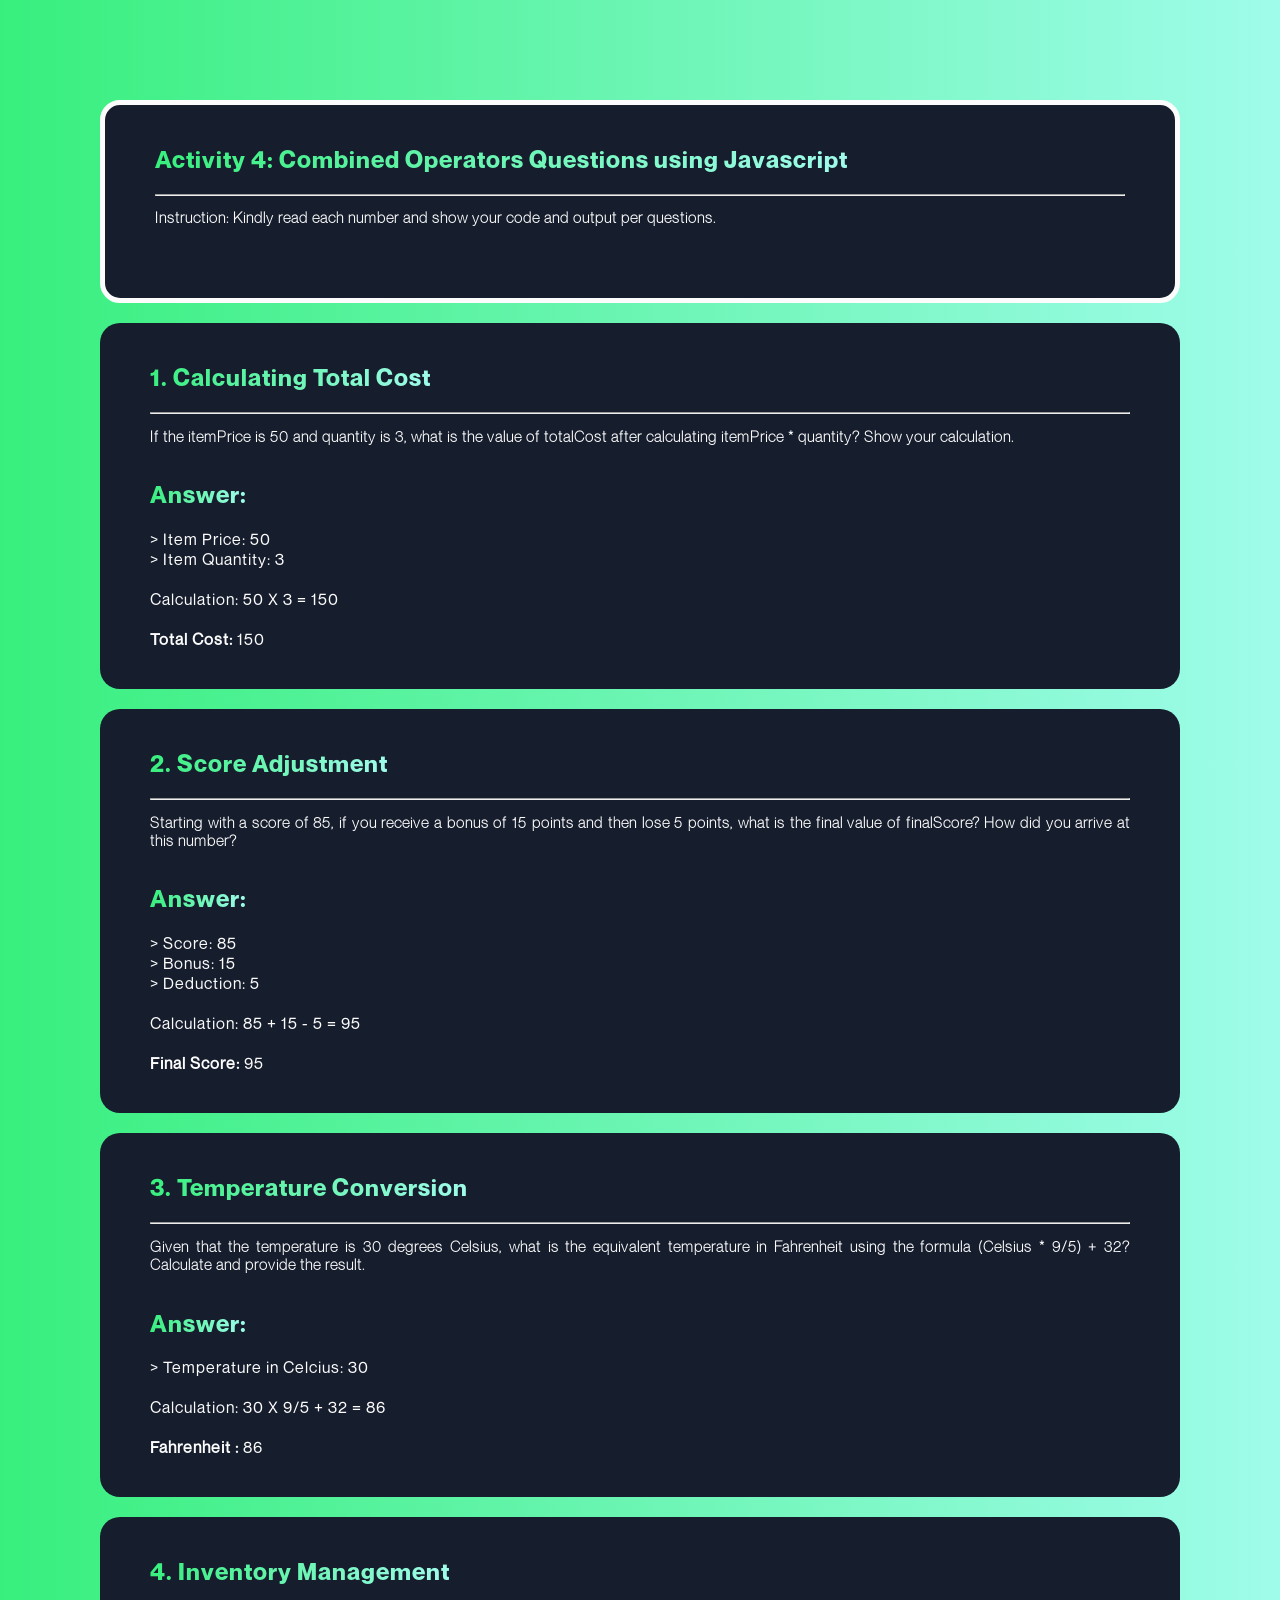
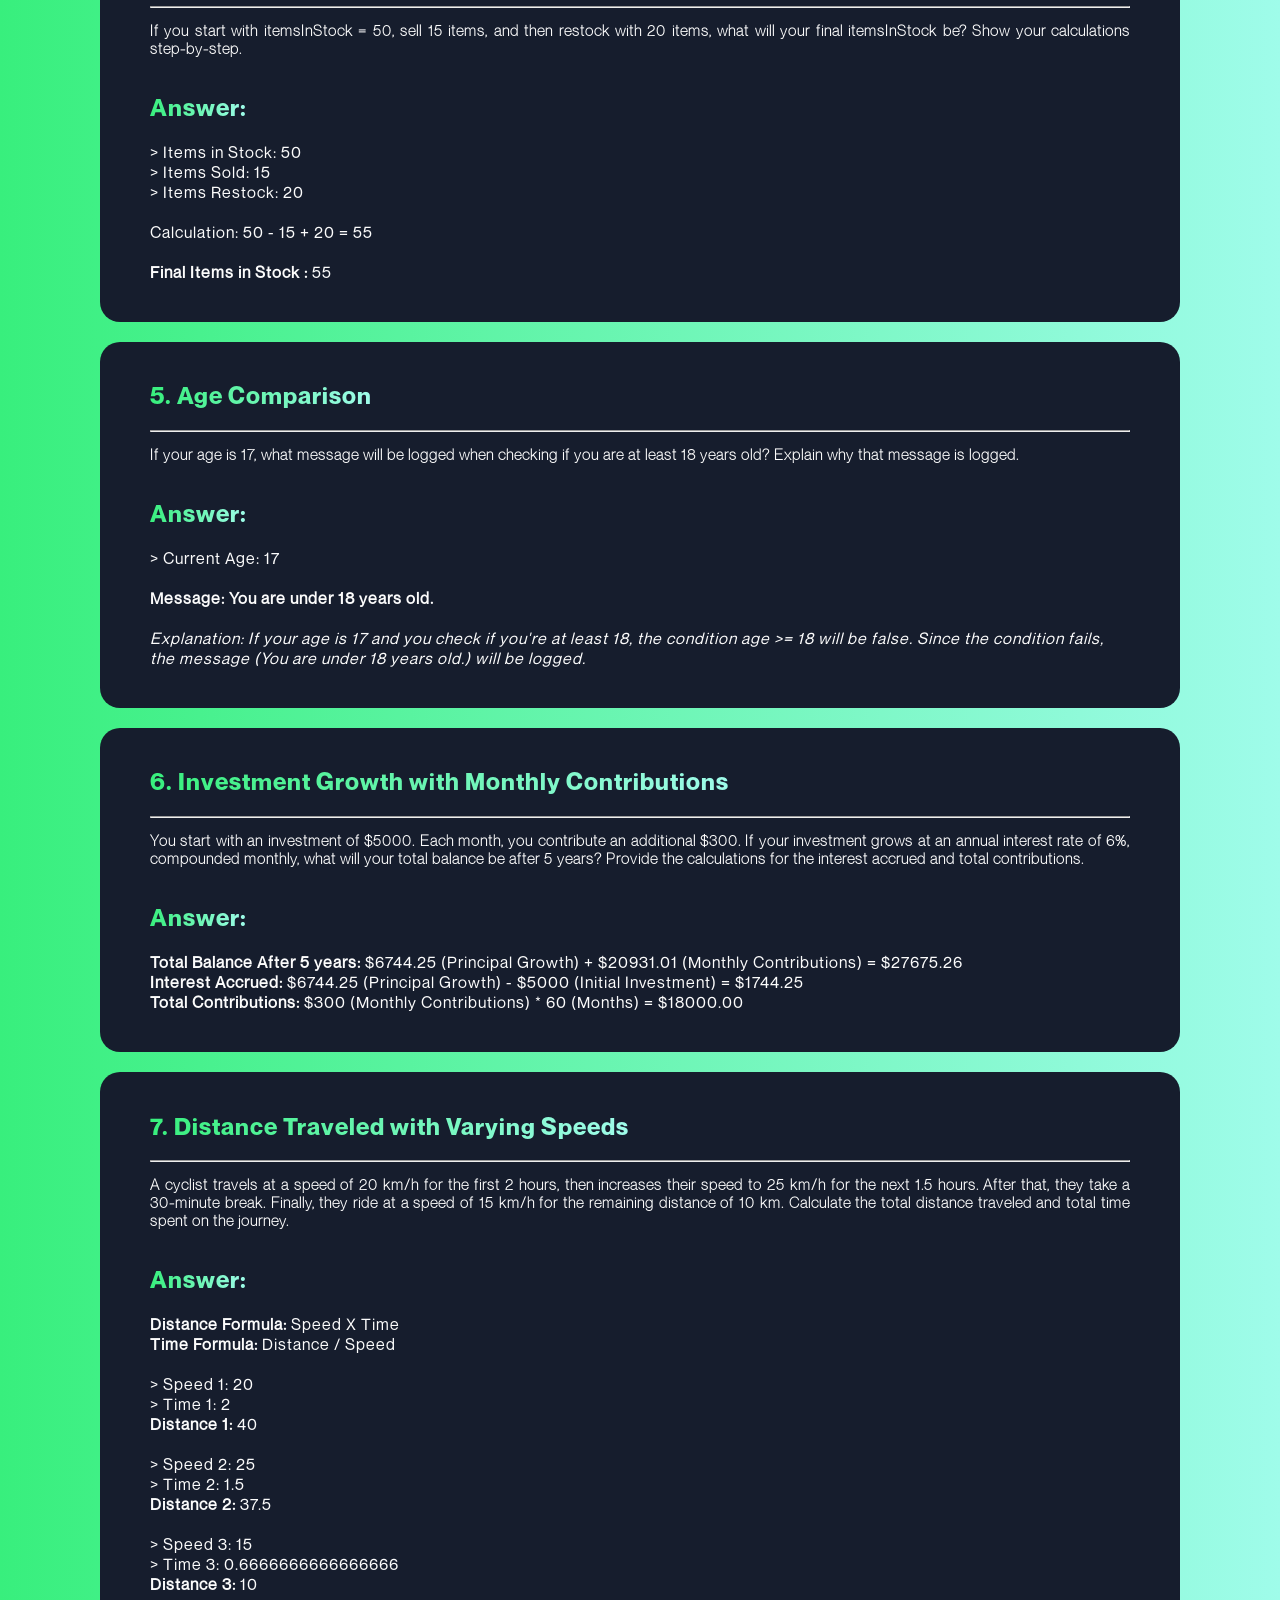
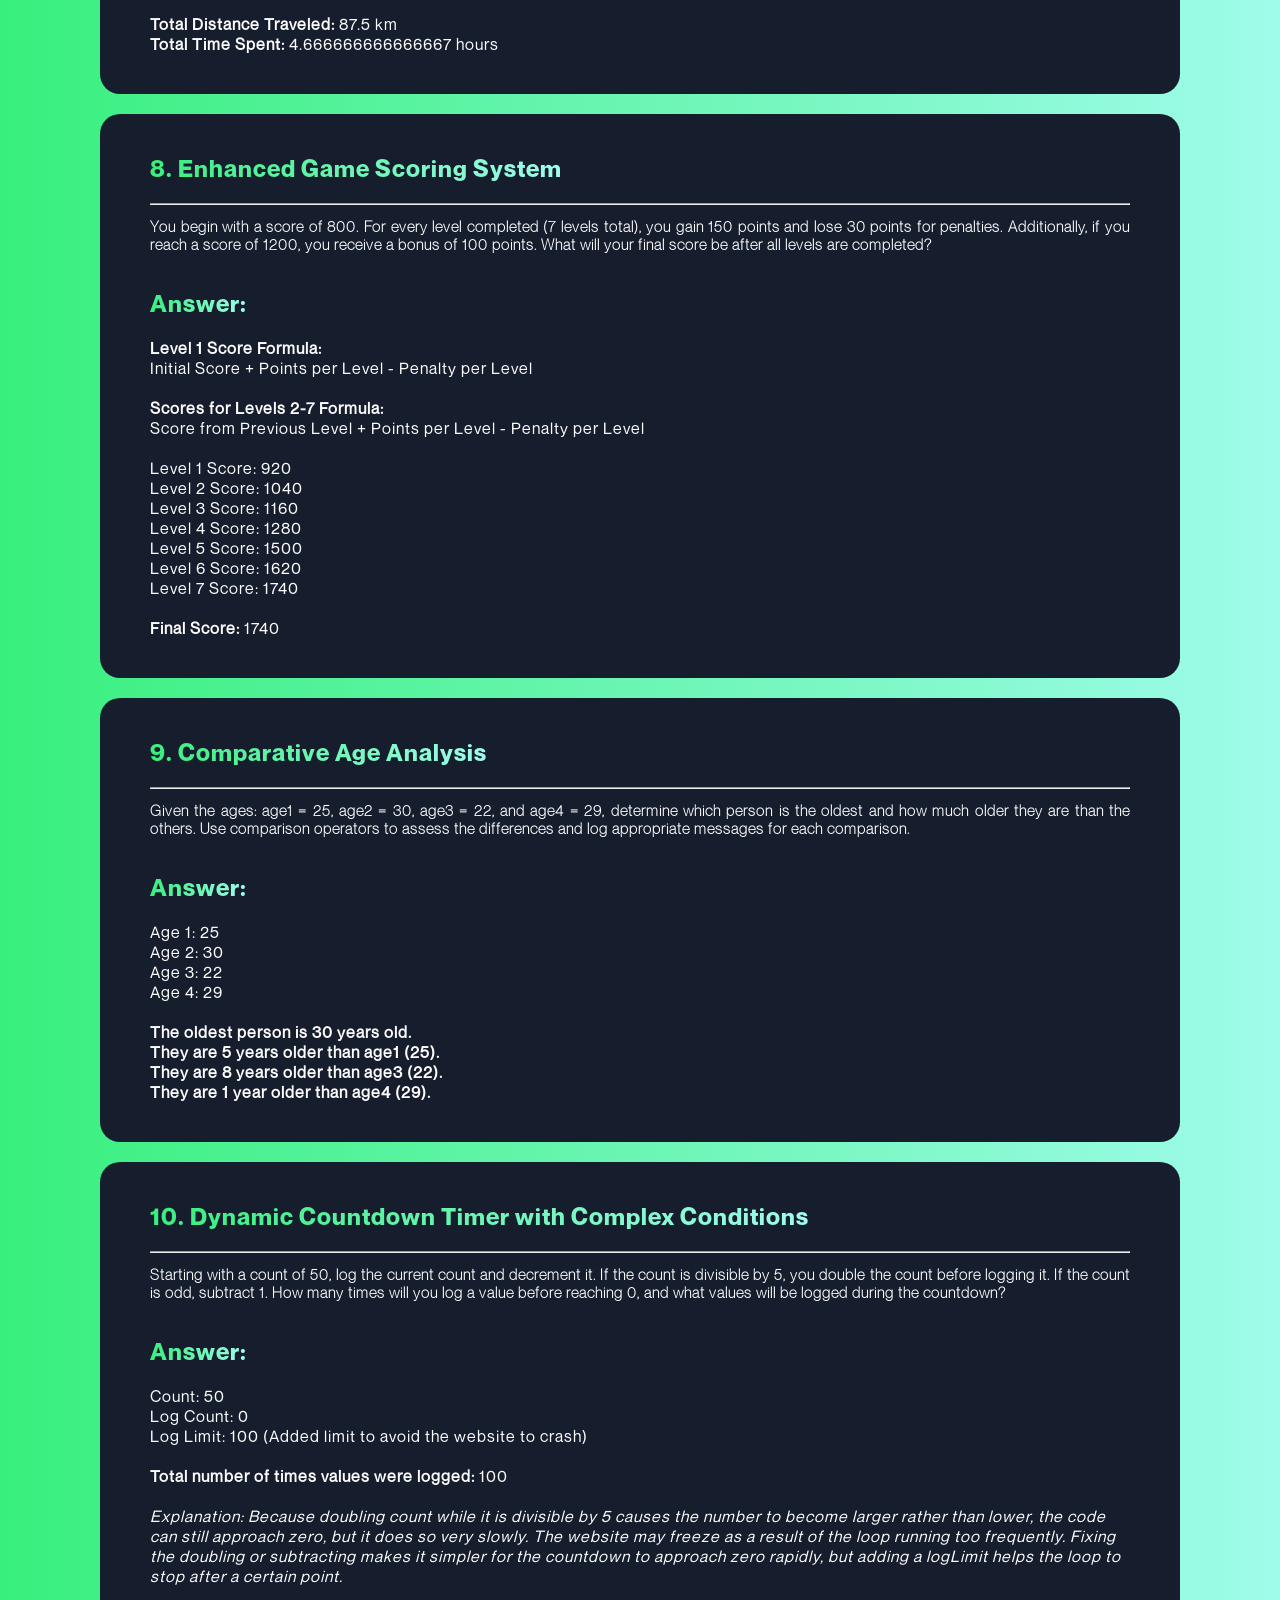
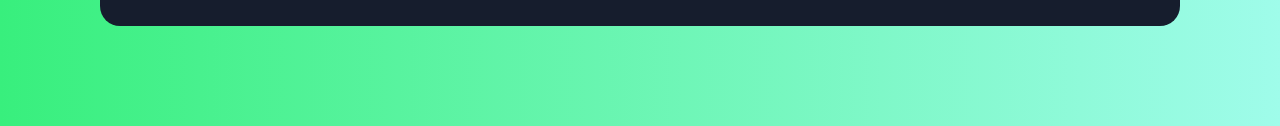
<file: index.html>
<!DOCTYPE html>
<html lang="en">
  <head>
    <meta charset="UTF-8">
    <meta name="viewport" content="width=device-width, initial-scale=1.0">
    <title>Activity 4</title>
    <link rel="stylesheet" href="activity4.css">
  </head>
  <body>

    <section class="banner">
      <h1>
        Activity 4: Combined Operators Questions using Javascript
      </h1>
      <hr>
      <h2>
        Instruction: Kindly read each number and show your code and output per questions.
      </h2>
      <p>
        <br>
      </p>
    </section>

    <!-- Question 1 -->  
    <section class="question">
      <h1>
        1. Calculating Total Cost
      </h1>
      <hr>
      <h2>
        If the itemPrice is 50 and quantity is 3, what is the value of totalCost after calculating itemPrice * quantity? Show your calculation.
      </h2>
      <p>
        <br>
      </p>
      <h1>
        Answer:
      </h1>
      <script>
        var itemPrice = 50;
        var quantity = 3;
        var totalCost = itemPrice * quantity;
        document.write("> Item Price: " + itemPrice + "<br>");
        document.write("> Item Quantity: " + quantity + "<br><br>");
        document.write("Calculation: " + itemPrice + ' X ' + quantity + ' = ' + totalCost + "<br><br>");
        document.write("<b> Total Cost: </b>"+ totalCost);
      </script>
    </section>

    <!-- Question 2 -->  
    <section class="question">
      <h1>
        2. Score Adjustment
      </h1>
      <hr>
      <h2>
        Starting with a score of 85, if you receive a bonus of 15 points and then lose 5 points,
        what is the final value of finalScore? How did you arrive at this number?      
      </h2>
      <p>
        <br>
      </p>
      <h1>
        Answer:
      </h1>
      <script>
        var score = 85;
        var bonus = 15;
        var deduction = 5;
        var finalScore = (score + bonus) - deduction;
        document.write("> Score: " + score + "<br>");
        document.write("> Bonus: " + bonus + "<br>");
        document.write("> Deduction: " + deduction + "<br><br>");
        document.write("Calculation: " + score + ' + ' + bonus + ' - ' + deduction + ' = ' + finalScore + "<br><br>");
        document.write("<b> Final Score: </b>"+ finalScore);
      </script>
    </section>
    
    <!-- Question 3 -->  
    <section class="question">
      <h1>
        3. Temperature Conversion
      </h1>
      <hr>
      <h2>
        Given that the temperature is 30 degrees Celsius, what is the equivalent temperature in
        Fahrenheit using the formula (Celsius * 9/5) + 32? Calculate and provide the result.
      </h2>
      <p>
        <br>
      </p>
      <h1>
        Answer:
      </h1>
      <script>
        var celcius = 30;
        var fahrenheit = (celcius * 9/5) + 32;
        document.write("> Temperature in Celcius: " + celcius + "<br><br>");
        document.write("Calculation: " + celcius + " X 9/5 + 32" + ' = ' + fahrenheit + "<br><br>");
        document.write("<b> Fahrenheit : </b>"+ fahrenheit);
      </script>
    </section>

    <!-- Question 4 -->  
    <section class="question">
      <h1>
        4. Inventory Management
      </h1>
      <hr>
      <h2>
        If you start with itemsInStock = 50, sell 15 items, and then restock with 20 items, what
        will your final itemsInStock be? Show your calculations step-by-step.      
      </h2>
      <p>
        <br>
      </p>
      <h1>
        Answer:
      </h1>
      <script>
        var itemsInStock = 50;
        var sold = 15;
        var restock = 20;
        var finalItemsInStock = (itemsInStock - sold) + restock;
        document.write("> Items in Stock: " + itemsInStock + "<br>");
        document.write("> Items Sold: " + sold + "<br>");
        document.write("> Items Restock: " + restock + "<br><br>");
        document.write("Calculation: " + itemsInStock + ' - ' + sold + ' + ' + restock + ' = ' + finalItemsInStock + "<br><br>");
        document.write("<b> Final Items in Stock : </b>"+ finalItemsInStock);
      </script>
    </section>

    <!-- Question 5 -->  
    <section class="question">
      <h1>
        5. Age Comparison
      </h1>
      <hr>
      <h2>
        If your age is 17, what message will be logged when checking if you are at least 18 years
        old? Explain why that message is logged.
      </h2>
      <p>
        <br>
      </p>
      <h1>
        Answer:
      </h1>
      <script>
        var age = 17;
        document.write("> Current Age: " + age + "<br><br>");
        if (age >= 18) {
          document.write("Message: You are at least 18 years old.");
        } else {
          document.write("<b> Message: You are under 18 years old.</b>" + "<br><br>");
        }
        document.write("<i> Explanation: If your age is 17 and you check if you're at least 18, the condition age >= 18 will be false. Since the condition fails, the message (You are under 18 years old.) will be logged. </i>");
      </script>
    </section>

    <!-- Question 6 -->  
    <section class="question">
      <h1>
        6. Investment Growth with Monthly Contributions
      </h1>
      <hr>
      <h2>
        You start with an investment of $5000. Each month, you contribute an additional $300.
        If your investment grows at an annual interest rate of 6%, compounded monthly, what
        will your total balance be after 5 years? Provide the calculations for the interest accrued
        and total contributions.
      </h2>
      <p>
        <br>
      </p>
      <h1>
        Answer:
      </h1>
      <script>
        let principal = 5000;  
        let monthlyContribution = 300;  
        let interestRate = 0.06;  
        let months = 12 * 5;  
        let futureValuePrincipal = principal * Math.pow(1 + interestRate / 12, months);
        let futureValueContributions = monthlyContribution * ((Math.pow(1 + interestRate / 12, months) - 1) / (interestRate / 12));
        let totalFutureValue = futureValuePrincipal + futureValueContributions;
        let interestAccrued = futureValuePrincipal - principal;
        let totalContributions = monthlyContribution * months;
        document.write(`<b> Total Balance After 5 years: </b>$${futureValuePrincipal.toFixed(2)} (Principal Growth) + $${futureValueContributions.toFixed(2)} (Monthly Contributions) = $${totalFutureValue.toFixed(2)}<br>`);
        document.write(`<b> Interest Accrued: </b>$${futureValuePrincipal.toFixed(2)} (Principal Growth) - $${principal} (Initial Investment) = $${interestAccrued.toFixed(2)}<br>`);
        document.write(`<b> Total Contributions: </b>$${monthlyContribution} (Monthly Contributions) * ${months} (Months) = $${totalContributions.toFixed(2)}<br>`);
      </script>
    </section>

    <!-- Question 7 -->  
    <section class="question">
      <h1>
        7. Distance Traveled with Varying Speeds
      </h1>
      <hr>
      <h2>
        A cyclist travels at a speed of 20 km/h for the first 2 hours, then increases their speed to
        25 km/h for the next 1.5 hours. After that, they take a 30-minute break. Finally, they
        ride at a speed of 15 km/h for the remaining distance of 10 km. Calculate the total
        distance traveled and total time spent on the journey.
      </h2>
      <p>
        <br>
      </p>
      <h1>
        Answer:
      </h1>
      <script>
        var speed_1 = 20;
        var time_1 = 2;
        var distance_1 = speed_1 * time_1;
        var speed_2 = 25;
        var time_2 = 1.5;
        var distance_2 = speed_2 * time_2;
        var breakTime = 30 / 60;
        var speed_3 = 15;
        var distance_3 = 10;
        var time_3 = distance_3 / speed_3;
        var total_distance = distance_1 + distance_2 + distance_3;
        var total_time = time_1 + time_2 + breakTime + time_3;

        document.write("<b> Distance Formula: </b> Speed X Time <br>");
        document.write("<b> Time Formula: </b> Distance / Speed <br><br>");
        document.write("> Speed 1: " + speed_1 + "<br>");
        document.write("> Time 1: " + time_1 + "<br>");
        document.write("<b> Distance 1: </b>" + distance_1 + "<br><br>");
        document.write("> Speed 2: " + speed_2 + "<br>");
        document.write("> Time 2: " + time_2 + "<br>");
        document.write("<b> Distance 2: </b>" + distance_2 + "<br><br>");
        document.write("> Speed 3: " + speed_3 + "<br>");
        document.write("> Time 3: " + time_3 + "<br>");
        document.write("<b> Distance 3: </b>" + distance_3 + "<br><br>");
        document.write("<b> Total Distance Traveled: </b>" + total_distance + " km" + "<br>");
        document.write("<b> Total Time Spent: </b>" + total_time + " hours" + "<br>");
      </script>
    </section>

    <!-- Question 8 -->  
    <section class="question">
      <h1>
        8. Enhanced Game Scoring System
      </h1>
      <hr>
      <h2>
        You begin with a score of 800. For every level completed (7 levels total), you gain 150
        points and lose 30 points for penalties. Additionally, if you reach a score of 1200, you
        receive a bonus of 100 points. What will your final score be after all levels are
        completed?
      </h2>
      <p>
        <br>
      </p>
      <h1>
        Answer:
      </h1>
      <script>
        var initialScore = 800;
        var totalLevels = 7;
        var pointsPerLevel = 150;
        var penaltyPerLevel = 30;
        var bonusScore = 100;
        var finalScore = initialScore; 
        document.write("<b> Level 1 Score Formula: </b><br> Initial Score + Points per Level - Penalty per Level <br><br>")
        document.write("<b> Scores for Levels 2-7 Formula: </b><br> Score from Previous Level + Points per Level - Penalty per Level <br><br>")
        for (var i = 1; i <= totalLevels; i++) {
            finalScore = (finalScore + pointsPerLevel) - penaltyPerLevel;
            document.write("Level " + i + " Score: " + finalScore + "<br>");
            if (finalScore >= 1200){
              finalScore += bonusScore;
              bonusScore = 0;
            }
        }
        document.write("<br><b> Final Score: </b>" + finalScore);
      </script>
    </section>

    <!-- Question 9 -->  
    <section class="question">
      <h1>
        9. Comparative Age Analysis
      </h1>
      <hr>
      <h2>
        Given the ages: age1 = 25, age2 = 30, age3 = 22, and age4 = 29, determine which person
        is the oldest and how much older they are than the others. Use comparison operators to
        assess the differences and log appropriate messages for each comparison.
      </h2>
      <p>
        <br>
      </p>
      <h1>
        Answer:
      </h1>
      <script>
        var age1 = 25;
        var age2 = 30;
        var age3 = 22;
        var age4 = 29;
        var oldest = Math.max(age1, age2, age3, age4);
        document.write("Age 1: " + age1 + "<br>");
        document.write("Age 2: " + age2 + "<br>");
        document.write("Age 3: " + age3 + "<br>");
        document.write("Age 4: " + age4 + "<br><br>");
        document.write("<b>The oldest person is " + oldest + " years old.<br>");
          if (oldest > age1) {
            document.write("They are " + (oldest - age1) + " years older than age1 (" + age1 + ").<br>");
          }
          if (oldest > age2) {
            document.write("They are " + (oldest - age2) + " years older than age2 (" + age2 + ").<br>");
          }
          if (oldest > age3) {
            document.write("They are " + (oldest - age3) + " years older than age3 (" + age3 + ").<br>");
          }
          if (oldest > age4) {
            document.write("They are " + (oldest - age4) + " year older than age4 (" + age4 + ").</b>");
          }
      </script>
    </section>

    <!-- Question 10 -->  
    <section class="question">
      <h1>
        10. Dynamic Countdown Timer with Complex Conditions
      </h1>
      <hr>
      <h2>
        Starting with a count of 50, log the current count and decrement it. If the count is
        divisible by 5, you double the count before logging it. If the count is odd, subtract 1.
        How many times will you log a value before reaching 0, and what values will be logged
        during the countdown?

      </h2>
      <p>
        <br>
      </p>
      <h1>
        Answer:
      </h1>
      <script>
        let count = 50;
        let logCount = 0;
        const logLimit = 100; 
        document.write("Count: " + count + "<br>")
        document.write("Log Count: " + logCount + "<br>")
        document.write("Log Limit: " + logLimit + " (Added limit to avoid the website to crash) <br><br>")
        while (count > 0 && logCount < logLimit) {
            console.log(count);
            logCount++;
            if (count % 5 === 0) {
                count *= 2;
            } else if (count % 2 !== 0) {
                count -= 1;
            } else {
                count--;
            }
        }
        document.write("<b> Total number of times values were logged: </b>" + logCount + "<br><br>");
        document.write("<i> Explanation: Because doubling count while it is divisible by 5 causes the number to become larger rather than lower, the code can still approach zero, but it does so very slowly. The website may freeze as a result of the loop running too frequently. Fixing the doubling or subtracting makes it simpler for the countdown to approach zero rapidly, but adding a logLimit helps the loop to stop after a certain point.</i>")

      </script>
    </section>

  </body>
</html>
</file>
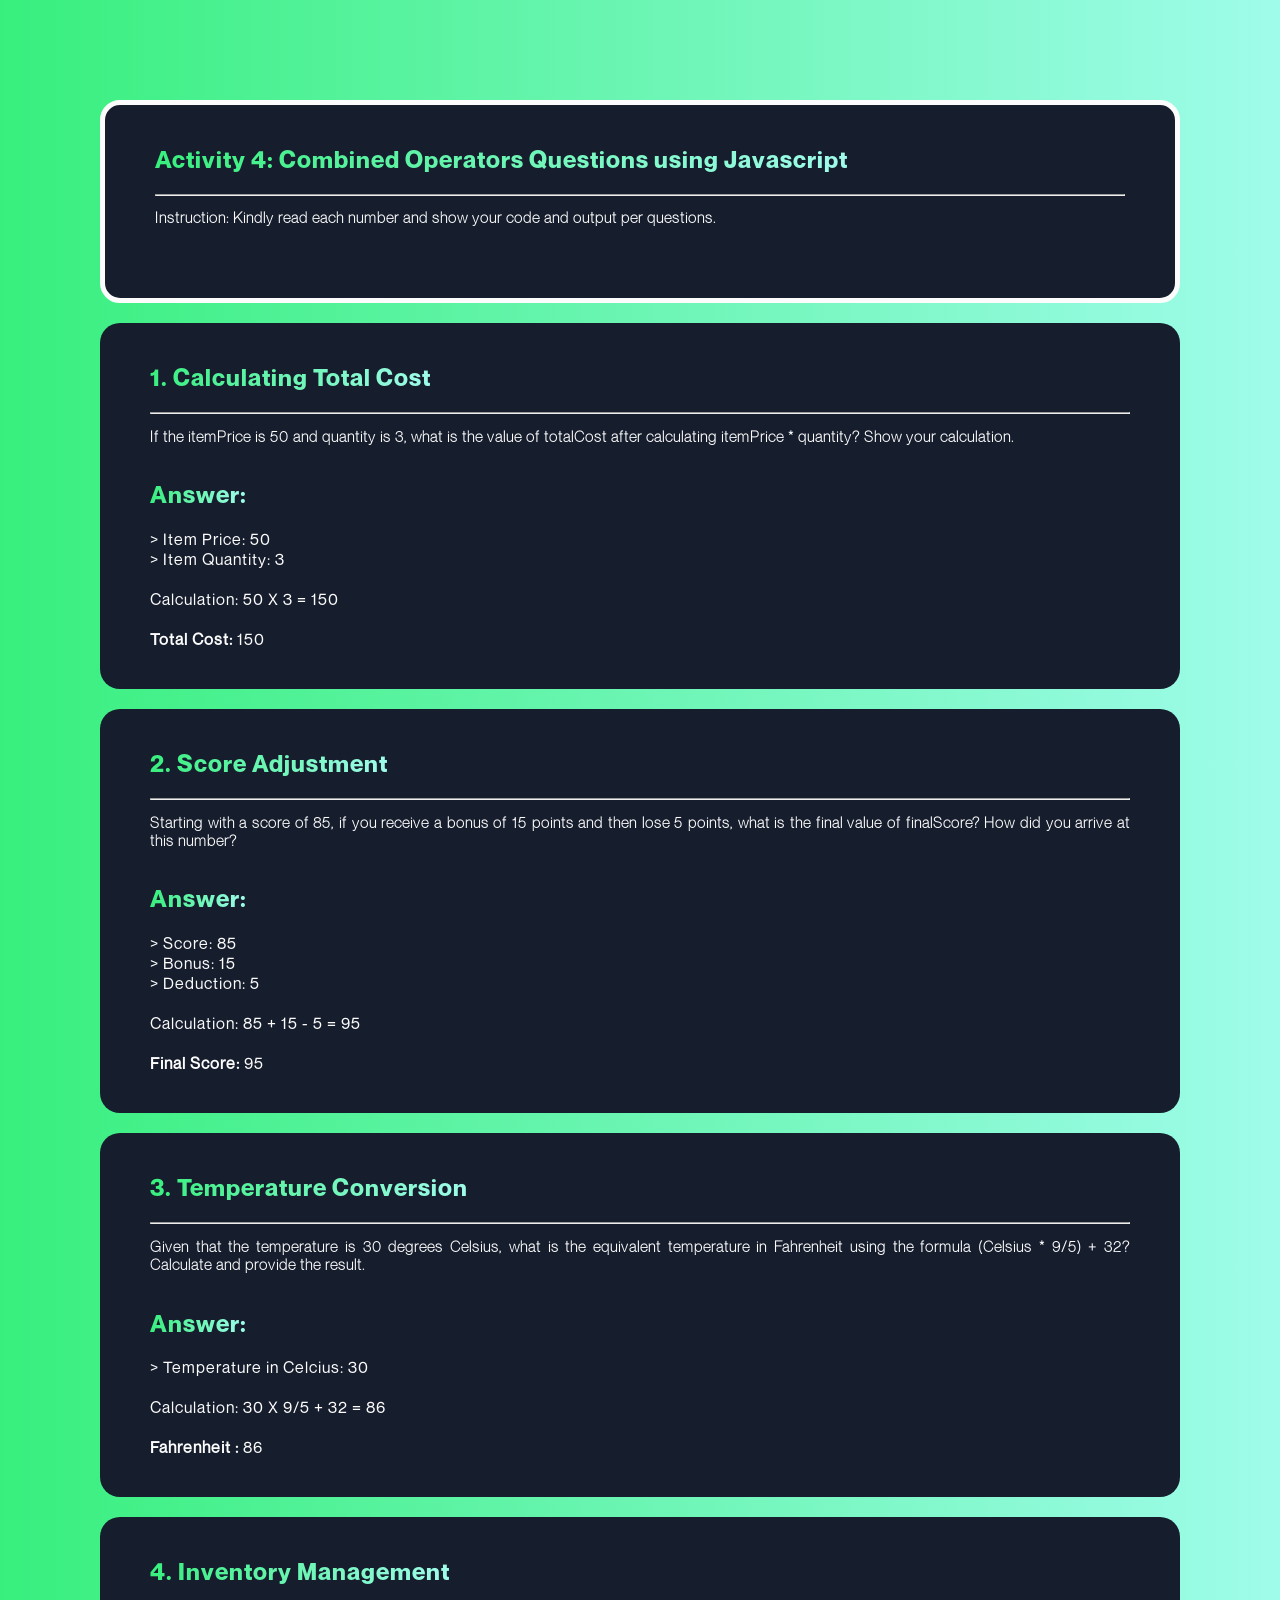
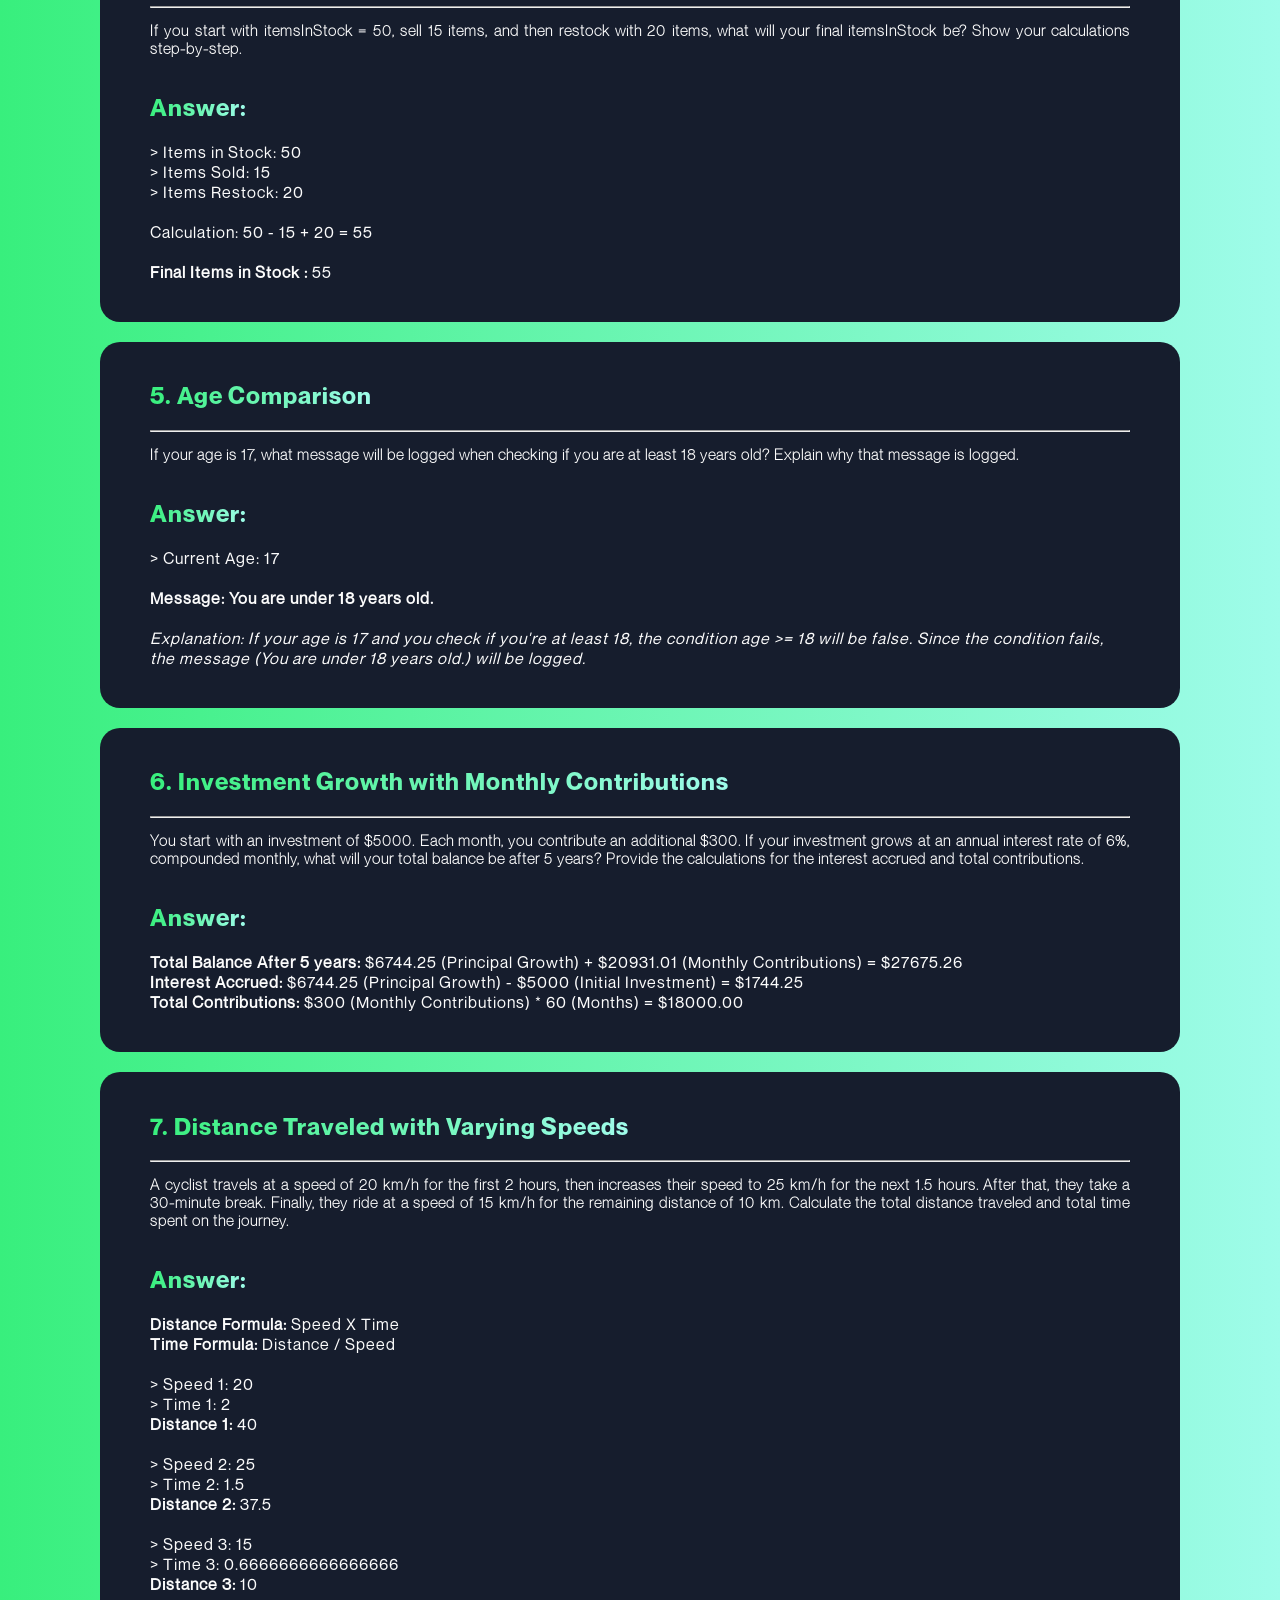
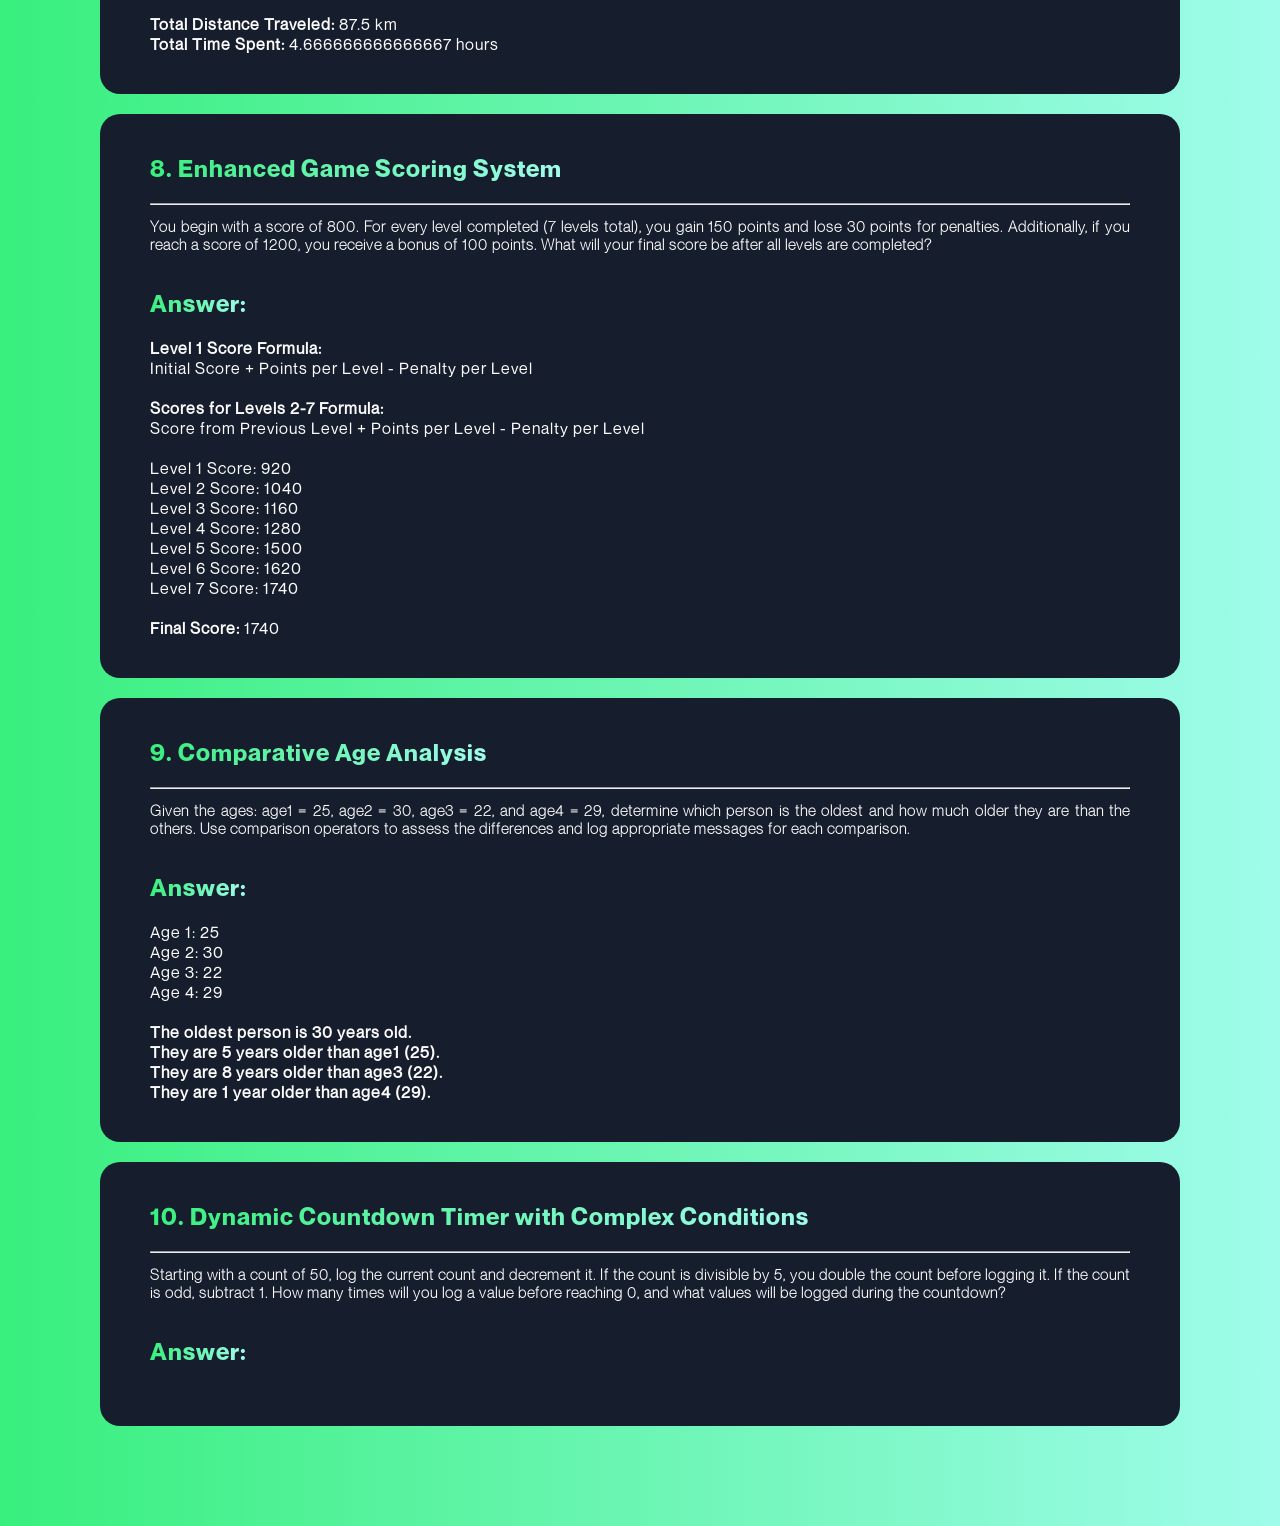
<file: activity4.html>
<!DOCTYPE html>
<html lang="en">
  <head>
    <meta charset="UTF-8">
    <meta name="viewport" content="width=device-width, initial-scale=1.0">
    <title>Activity 4</title>
    <link rel="stylesheet" href="activity4.css">
  </head>
  <body>

    <section class="banner">
      <h1>
        Activity 4: Combined Operators Questions using Javascript
      </h1>
      <hr>
      <h2>
        Instruction: Kindly read each number and show your code and output per questions.
      </h2>
      <p>
        <br>
      </p>
    </section>

    <!-- Question 1 -->  
    <section class="question">
      <h1>
        1. Calculating Total Cost
      </h1>
      <hr>
      <h2>
        If the itemPrice is 50 and quantity is 3, what is the value of totalCost after calculating itemPrice * quantity? Show your calculation.
      </h2>
      <p>
        <br>
      </p>
      <h1>
        Answer:
      </h1>
      <script>
        var itemPrice = 50;
        var quantity = 3;
        var totalCost = itemPrice * quantity;
        document.write("> Item Price: " + itemPrice + "<br>");
        document.write("> Item Quantity: " + quantity + "<br><br>");
        document.write("Calculation: " + itemPrice + ' X ' + quantity + ' = ' + totalCost + "<br><br>");
        document.write("<b> Total Cost: </b>"+ totalCost);
      </script>
    </section>

    <!-- Question 2 -->  
    <section class="question">
      <h1>
        2. Score Adjustment
      </h1>
      <hr>
      <h2>
        Starting with a score of 85, if you receive a bonus of 15 points and then lose 5 points,
        what is the final value of finalScore? How did you arrive at this number?      
      </h2>
      <p>
        <br>
      </p>
      <h1>
        Answer:
      </h1>
      <script>
        var score = 85;
        var bonus = 15;
        var deduction = 5;
        var finalScore = (score + bonus) - deduction;
        document.write("> Score: " + score + "<br>");
        document.write("> Bonus: " + bonus + "<br>");
        document.write("> Deduction: " + deduction + "<br><br>");
        document.write("Calculation: " + score + ' + ' + bonus + ' - ' + deduction + ' = ' + finalScore + "<br><br>");
        document.write("<b> Final Score: </b>"+ finalScore);
      </script>
    </section>
    
    <!-- Question 3 -->  
    <section class="question">
      <h1>
        3. Temperature Conversion
      </h1>
      <hr>
      <h2>
        Given that the temperature is 30 degrees Celsius, what is the equivalent temperature in
        Fahrenheit using the formula (Celsius * 9/5) + 32? Calculate and provide the result.
      </h2>
      <p>
        <br>
      </p>
      <h1>
        Answer:
      </h1>
      <script>
        var celcius = 30;
        var fahrenheit = (celcius * 9/5) + 32;
        document.write("> Temperature in Celcius: " + celcius + "<br><br>");
        document.write("Calculation: " + celcius + " X 9/5 + 32" + ' = ' + fahrenheit + "<br><br>");
        document.write("<b> Fahrenheit : </b>"+ fahrenheit);
      </script>
    </section>

    <!-- Question 4 -->  
    <section class="question">
      <h1>
        4. Inventory Management
      </h1>
      <hr>
      <h2>
        If you start with itemsInStock = 50, sell 15 items, and then restock with 20 items, what
        will your final itemsInStock be? Show your calculations step-by-step.      
      </h2>
      <p>
        <br>
      </p>
      <h1>
        Answer:
      </h1>
      <script>
        var itemsInStock = 50;
        var sold = 15;
        var restock = 20;
        var finalItemsInStock = (itemsInStock - sold) + restock;
        document.write("> Items in Stock: " + itemsInStock + "<br>");
        document.write("> Items Sold: " + sold + "<br>");
        document.write("> Items Restock: " + restock + "<br><br>");
        document.write("Calculation: " + itemsInStock + ' - ' + sold + ' + ' + restock + ' = ' + finalItemsInStock + "<br><br>");
        document.write("<b> Final Items in Stock : </b>"+ finalItemsInStock);
      </script>
    </section>

    <!-- Question 5 -->  
    <section class="question">
      <h1>
        5. Age Comparison
      </h1>
      <hr>
      <h2>
        If your age is 17, what message will be logged when checking if you are at least 18 years
        old? Explain why that message is logged.
      </h2>
      <p>
        <br>
      </p>
      <h1>
        Answer:
      </h1>
      <script>
        var age = 17;
        document.write("> Current Age: " + age + "<br><br>");
        if (age >= 18) {
          document.write("Message: You are at least 18 years old.");
        } else {
          document.write("<b> Message: You are under 18 years old.</b>" + "<br><br>");
        }
        document.write("<i> Explanation: If your age is 17 and you check if you're at least 18, the condition age >= 18 will be false. Since the condition fails, the message (You are under 18 years old.) will be logged. </i>");
      </script>
    </section>

    <!-- Question 6 -->  
    <section class="question">
      <h1>
        6. Investment Growth with Monthly Contributions
      </h1>
      <hr>
      <h2>
        You start with an investment of $5000. Each month, you contribute an additional $300.
        If your investment grows at an annual interest rate of 6%, compounded monthly, what
        will your total balance be after 5 years? Provide the calculations for the interest accrued
        and total contributions.
      </h2>
      <p>
        <br>
      </p>
      <h1>
        Answer:
      </h1>
      <script>
        let principal = 5000;  
        let monthlyContribution = 300;  
        let interestRate = 0.06;  
        let months = 12 * 5;  
        let futureValuePrincipal = principal * Math.pow(1 + interestRate / 12, months);
        let futureValueContributions = monthlyContribution * ((Math.pow(1 + interestRate / 12, months) - 1) / (interestRate / 12));
        let totalFutureValue = futureValuePrincipal + futureValueContributions;
        let interestAccrued = futureValuePrincipal - principal;
        let totalContributions = monthlyContribution * months;
        document.write(`<b> Total Balance After 5 years: </b>$${futureValuePrincipal.toFixed(2)} (Principal Growth) + $${futureValueContributions.toFixed(2)} (Monthly Contributions) = $${totalFutureValue.toFixed(2)}<br>`);
        document.write(`<b> Interest Accrued: </b>$${futureValuePrincipal.toFixed(2)} (Principal Growth) - $${principal} (Initial Investment) = $${interestAccrued.toFixed(2)}<br>`);
        document.write(`<b> Total Contributions: </b>$${monthlyContribution} (Monthly Contributions) * ${months} (Months) = $${totalContributions.toFixed(2)}<br>`);
      </script>
    </section>

    <!-- Question 7 -->  
    <section class="question">
      <h1>
        7. Distance Traveled with Varying Speeds
      </h1>
      <hr>
      <h2>
        A cyclist travels at a speed of 20 km/h for the first 2 hours, then increases their speed to
        25 km/h for the next 1.5 hours. After that, they take a 30-minute break. Finally, they
        ride at a speed of 15 km/h for the remaining distance of 10 km. Calculate the total
        distance traveled and total time spent on the journey.
      </h2>
      <p>
        <br>
      </p>
      <h1>
        Answer:
      </h1>
      <script>
        var speed_1 = 20;
        var time_1 = 2;
        var distance_1 = speed_1 * time_1;
        var speed_2 = 25;
        var time_2 = 1.5;
        var distance_2 = speed_2 * time_2;
        var breakTime = 30 / 60;
        var speed_3 = 15;
        var distance_3 = 10;
        var time_3 = distance_3 / speed_3;
        var total_distance = distance_1 + distance_2 + distance_3;
        var total_time = time_1 + time_2 + breakTime + time_3;

        document.write("<b> Distance Formula: </b> Speed X Time <br>");
        document.write("<b> Time Formula: </b> Distance / Speed <br><br>");
        document.write("> Speed 1: " + speed_1 + "<br>");
        document.write("> Time 1: " + time_1 + "<br>");
        document.write("<b> Distance 1: </b>" + distance_1 + "<br><br>");
        document.write("> Speed 2: " + speed_2 + "<br>");
        document.write("> Time 2: " + time_2 + "<br>");
        document.write("<b> Distance 2: </b>" + distance_2 + "<br><br>");
        document.write("> Speed 3: " + speed_3 + "<br>");
        document.write("> Time 3: " + time_3 + "<br>");
        document.write("<b> Distance 3: </b>" + distance_3 + "<br><br>");
        document.write("<b> Total Distance Traveled: </b>" + total_distance + " km" + "<br>");
        document.write("<b> Total Time Spent: </b>" + total_time + " hours" + "<br>");
      </script>
    </section>

    <!-- Question 8 -->  
    <section class="question">
      <h1>
        8. Enhanced Game Scoring System
      </h1>
      <hr>
      <h2>
        You begin with a score of 800. For every level completed (7 levels total), you gain 150
        points and lose 30 points for penalties. Additionally, if you reach a score of 1200, you
        receive a bonus of 100 points. What will your final score be after all levels are
        completed?
      </h2>
      <p>
        <br>
      </p>
      <h1>
        Answer:
      </h1>
      <script>
        var initialScore = 800;
        var totalLevels = 7;
        var pointsPerLevel = 150;
        var penaltyPerLevel = 30;
        var bonusScore = 100;
        var finalScore = initialScore; 
        document.write("<b> Level 1 Score Formula: </b><br> Initial Score + Points per Level - Penalty per Level <br><br>")
        document.write("<b> Scores for Levels 2-7 Formula: </b><br> Score from Previous Level + Points per Level - Penalty per Level <br><br>")
        for (var i = 1; i <= totalLevels; i++) {
            finalScore = (finalScore + pointsPerLevel) - penaltyPerLevel;
            document.write("Level " + i + " Score: " + finalScore + "<br>");
            if (finalScore >= 1200){
              finalScore += bonusScore;
              bonusScore = 0;
            }
        }
        document.write("<br><b> Final Score: </b>" + finalScore);
      </script>
    </section>

    <!-- Question 9 -->  
    <section class="question">
      <h1>
        9. Comparative Age Analysis
      </h1>
      <hr>
      <h2>
        Given the ages: age1 = 25, age2 = 30, age3 = 22, and age4 = 29, determine which person
        is the oldest and how much older they are than the others. Use comparison operators to
        assess the differences and log appropriate messages for each comparison.
      </h2>
      <p>
        <br>
      </p>
      <h1>
        Answer:
      </h1>
      <script>
        var age1 = 25;
        var age2 = 30;
        var age3 = 22;
        var age4 = 29;
        var oldest = Math.max(age1, age2, age3, age4);
        document.write("Age 1: " + age1 + "<br>");
        document.write("Age 2: " + age2 + "<br>");
        document.write("Age 3: " + age3 + "<br>");
        document.write("Age 4: " + age4 + "<br><br>");
        document.write("<b>The oldest person is " + oldest + " years old.<br>");
          if (oldest > age1) {
            document.write("They are " + (oldest - age1) + " years older than age1 (" + age1 + ").<br>");
          }
          if (oldest > age2) {
            document.write("They are " + (oldest - age2) + " years older than age2 (" + age2 + ").<br>");
          }
          if (oldest > age3) {
            document.write("They are " + (oldest - age3) + " years older than age3 (" + age3 + ").<br>");
          }
          if (oldest > age4) {
            document.write("They are " + (oldest - age4) + " year older than age4 (" + age4 + ").<b>");
          }
      </script>
    </section>

    <!-- Question 10 -->  
    <section class="question">
      <h1>
        10. Dynamic Countdown Timer with Complex Conditions
      </h1>
      <hr>
      <h2>
        Starting with a count of 50, log the current count and decrement it. If the count is
        divisible by 5, you double the count before logging it. If the count is odd, subtract 1.
        How many times will you log a value before reaching 0, and what values will be logged
        during the countdown?

      </h2>
      <p>
        <br>
      </p>
      <h1>
        Answer:
      </h1>
      <script>

      </script>
    </section>

  </body>
</html>
</file>
<file: activity4.css>
/* Font-face declarations */
@font-face {
  font-family: 'NeueMontreal-Bold';
  src: url(fonts/NeueMontreal-Bold.otf);
}

@font-face {
  font-family: 'NeueMontreal-Regular';
  src: url(fonts/NeueMontreal-Regular.otf);
}

@font-face {
  font-family: 'NeueMontreal-Light';
  src: url(fonts/NeueMontreal-Light.otf);
}

body{
  background: linear-gradient(90deg, #38EF7D, #9FFCEA);
  margin: 100px 100px 100px 100px;
}

h1{
  color: #FCFCFC;
  background: linear-gradient(90deg, #38EF7D, #9FFCEA);
  width: fit-content;
  -webkit-background-clip: text;
  -webkit-text-fill-color: transparent;
  font-family: 'NeueMontreal-Bold';
}

h2{
  font-family: 'NeueMontreal-Light';
  font-size: 15px;
  text-align: justify;
}

p{
  height: 0;
}

.banner{
  background: rgba(22, 29, 45);
  backdrop-filter: blur(100px);
  color: #FCFCFC;
  border-style: solid;
  border-width: 5px;
  width: auto;
  border-radius: 20px;
  font-family: 'NeueMontreal-Regular';
  letter-spacing: 1px;
  padding: 20px 50px 40px 50px;
  margin-top: 20px;
  margin-bottom: 20px;
}
.question{
  background: rgba(22, 29, 45);
  backdrop-filter: blur(100px);
  color: #FCFCFC;
  width: auto;
  border-radius: 20px;
  font-family: 'NeueMontreal-Regular';
  letter-spacing: 1px;
  padding: 20px 50px 40px 50px;
  margin-top: 20px;
  margin-bottom: 20px;
}

/* Responsive Design */
@media (max-width: 768px) {

  body{
    margin: 20px 20px 20px 20px;
  }

}
</file>
